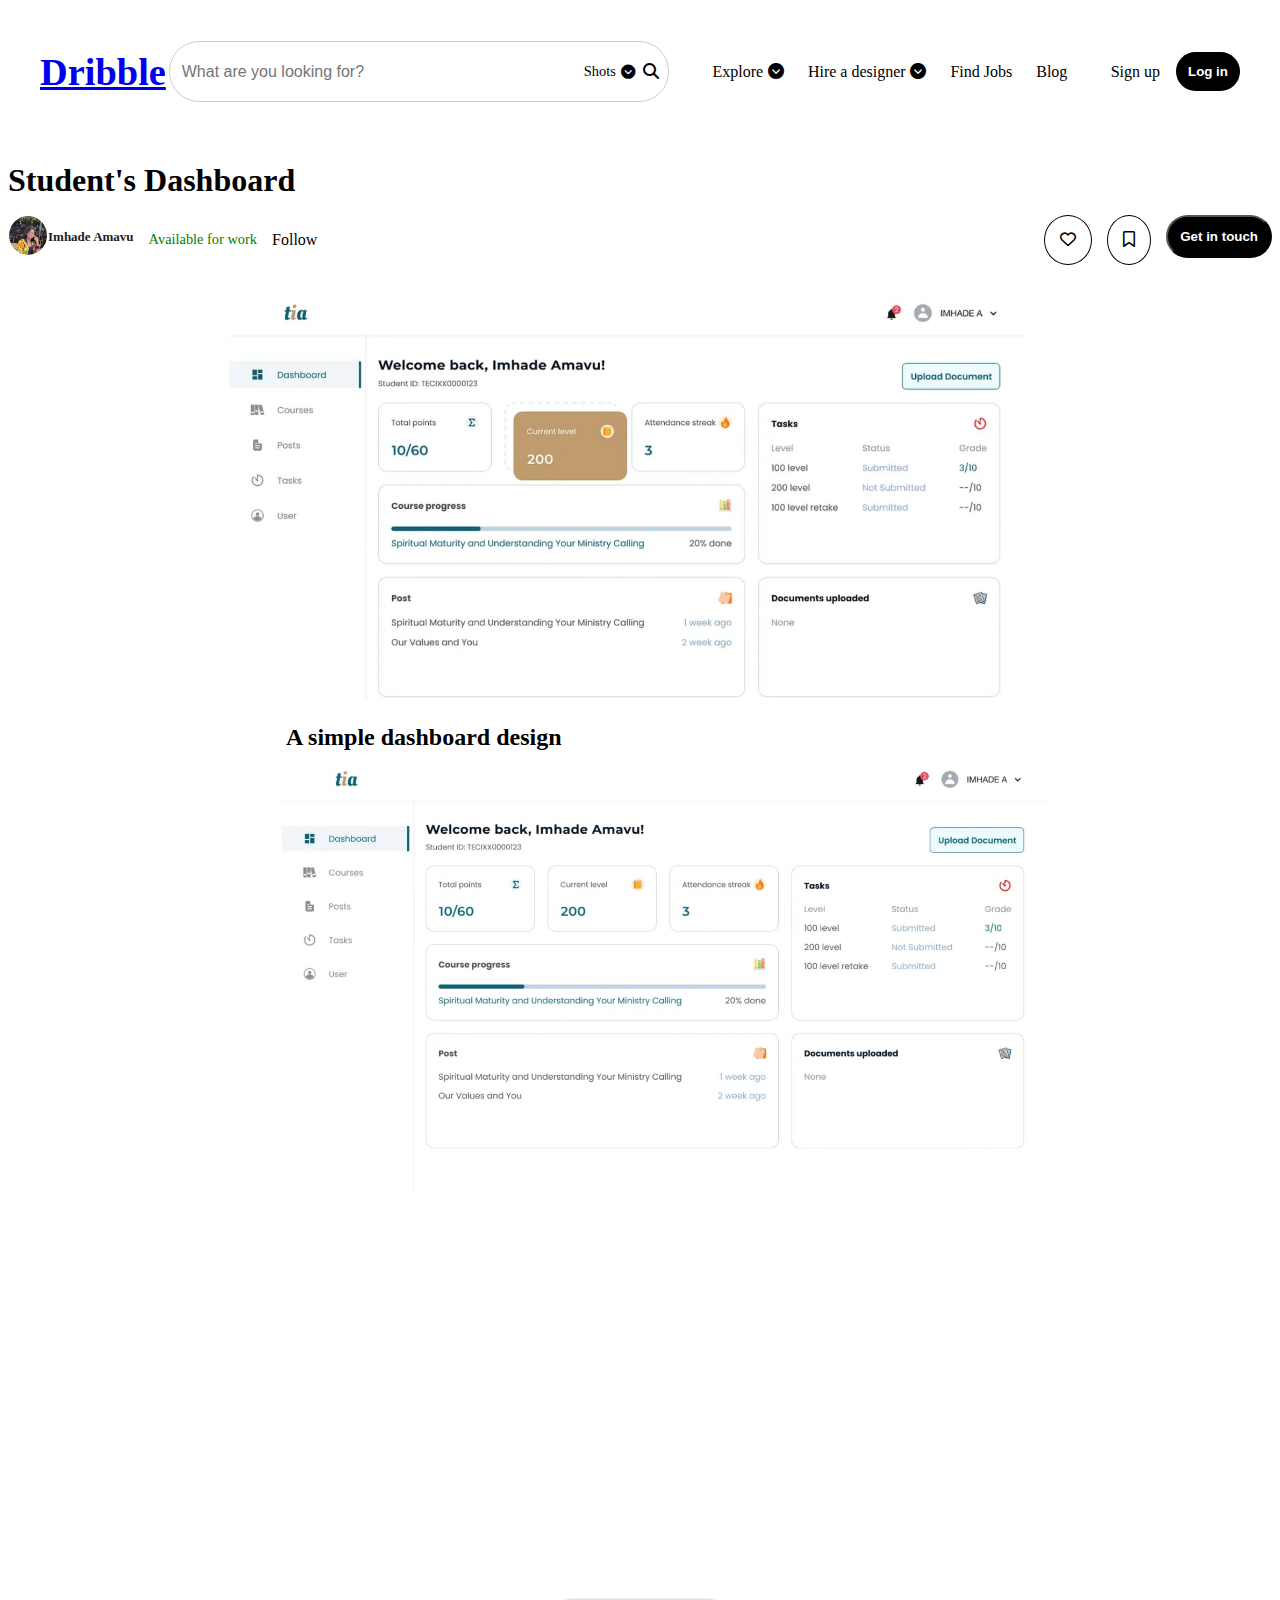
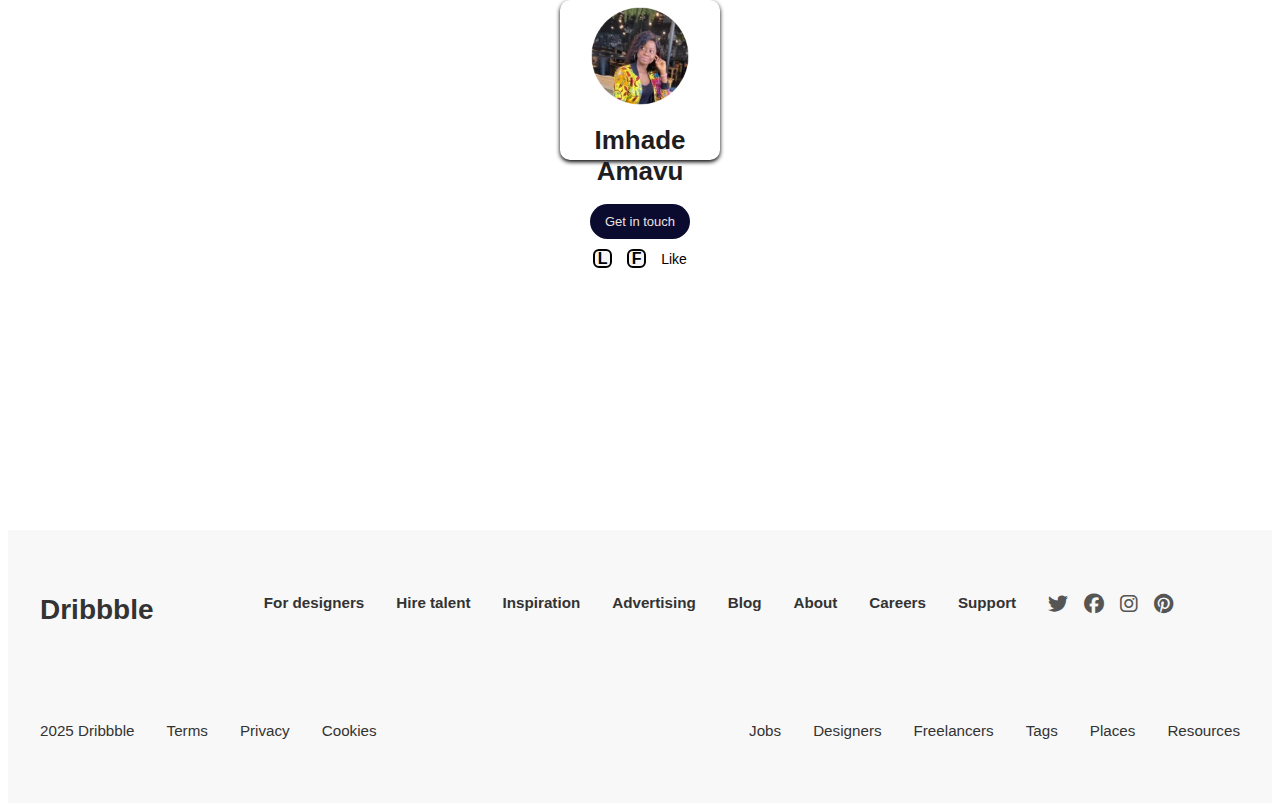
<file: index.html>
<!DOCTYPE html>
<html lang="en">
<head>
    <meta charset="UTF-8">
    <meta name="viewport" content="width=device-width, initial-scale=1.0">
    <title>Document</title>
    <link rel="stylesheet" href="/style.css">
    <link
  rel="stylesheet"
  href="https://cdnjs.cloudflare.com/ajax/libs/font-awesome/6.4.0/css/all.min.css"
/>
</head>
<body>
    <!--header-->
    <header>
        <div class="nav-container">
          <div class="mobile-nav">
            <div class="hambuger">
              <i class="fa-solid fa-bars"></i>
            </div>
            <div class="logo">
              <a href="/dribble.html"><h1>Dribble</h1></a>
            </div>
            <div class="mobile-auth">
              <li>Sign up</li>
              <li><button class="log">Log in</button></li>
            </div>
          </div>
    
          <div class="search-container">
  <div class="input-with-icons">
    <input type="text" placeholder="What are you looking for?" />
    <div class="icon-text">
      <div class="text-dropdown">
        <p>Shots</p>
        <i class="fa-solid fa-circle-chevron-down"></i>
      </div>
      <div class="search-icon">
        <i class="fa-solid fa-magnifying-glass"></i>
      </div>
    </div>
  </div>
</div>

    
          <div class="nav-links-container">
            <nav>
              <ul class="nav-links">
                <li>Explore <span><i class="fa-solid fa-circle-chevron-down"></i></span></li>
                <li>Hire a designer <span><i class="fa-solid fa-circle-chevron-down"></i></span></li>
                <li>Find Jobs</li>
                <li>Blog</li>
              </ul>
            </nav>
          </div>
    
          <div class="auth-buttons">
            <ul>
              <li>Sign up</li>
              <li><button>Log in</button></li>
            </ul>
          </div>
        </div>
      </header>
    <!--header done-->

    <!--content-->
    <section class="header-content">
        <div>
            <a href="/dashboard.html"><h2>Student's Dashboard</h2></a>
        </div>
        <div class="designer">
           <div class="image-container">
            <div class="image">
                <img src="/images/Screenshot 2025-05-12 110705.png" alt="">
            </div>
            <div class="description">
             <div class="notes">
                <div class="name">
                    <strong>Imhade Amavu</strong>
                 </div>
                 <div class="status">
                    <span >Available for work</span>
                 </div>
                 <div class="Follow">
                    <p>Follow</p>
                 </div>
             </div>
            </div>
           </div>
           <div class="right-icons">
            <div class="heart">
                <i class="fa-regular fa-heart"></i>
            </div>
            <div class="like">
                <i class="fa-regular fa-bookmark"></i>
            </div>
            <div class="get">
                <button type="text">Get in touch</button>
            </div>
           </div>
        </div>
    </section>
    <section class="content-image">
        <div>
            <div class="image1">
                <img src="/images/WhatsApp Image 2025-05-11 at 22.59.36_8b3617d8.jpg" alt="">
            </div>
            <div class="img2">
               <div class="img-title">
                <h2>A simple dashboard design</h2>
               </div>
               <div class="image2">
                <img src="/images/WhatsApp Image 2025-05-11 at 22.59.36_5e950095.jpg" alt="">
               </div>
            </div>
        </div>
    </section>
    <section class="profile-card">
        <div class="card">
            <div class="profile">
                <div class="profile-img">
                    <img src="/images/Screenshot 2025-05-12 110705.png" alt="Imhade Amavu">
                </div>
                <div class="name">
                    <h1>Imhade Amavu</h1>
                </div>
                <div class="contact-btn">
                    <button>Get in touch</button>
                </div>
            </div>
            <div class="action">
                <div class="actions">
                    <div class="key">
                        <P>L</P>
                    </div>
                    <div class="key">
                        <p>F</p>
                    </div>
                    <div class="like-text">
                        <span>Like</span>
                    </div>
                </div>
            </div>
        </div>
    </section>
    <!--content done-->

<!-- Footer -->
<footer class="footer">
  <div class="footer-container">
    <div class="footer-top">
      <div class="footer-brand">
        Dribbble
      </div>
      <nav class="footer-links">
        <ul>
          <li>For designers</li>
          <li>Hire talent</li>
          <li>Inspiration</li>
          <li>Advertising</li>
          <li>Blog</li>
          <li>About</li>
          <li>Careers</li>
          <li>Support</li>
        </ul>
      </nav>
      <div class="footer-icons">
        <div class="social-icons">
          <i class="fa-brands fa-twitter"></i>
          <i class="fa-brands fa-facebook"></i> 
          <i class="fa-brands fa-instagram"></i>
          <i class="fa-brands fa-pinterest"></i>
        </div>
      </div>
    </div>
    <div class="footer-bottom">
      <nav>
        <ul>
          <li>2025 Dribbble</li>
          <li>Terms</li>
          <li>Privacy</li>
          <li>Cookies</li>
        </ul>
      </nav>
      <nav>
        <ul>
          <li>Jobs</li>
          <li>Designers</li>
          <li>Freelancers</li>
          <li>Tags</li>
          <li>Places</li>
          <li>Resources</li>
        </ul>
      </nav>
    </div>
  </div>
</footer>

<!-- End Footer -->
</body>
</html>
</file>
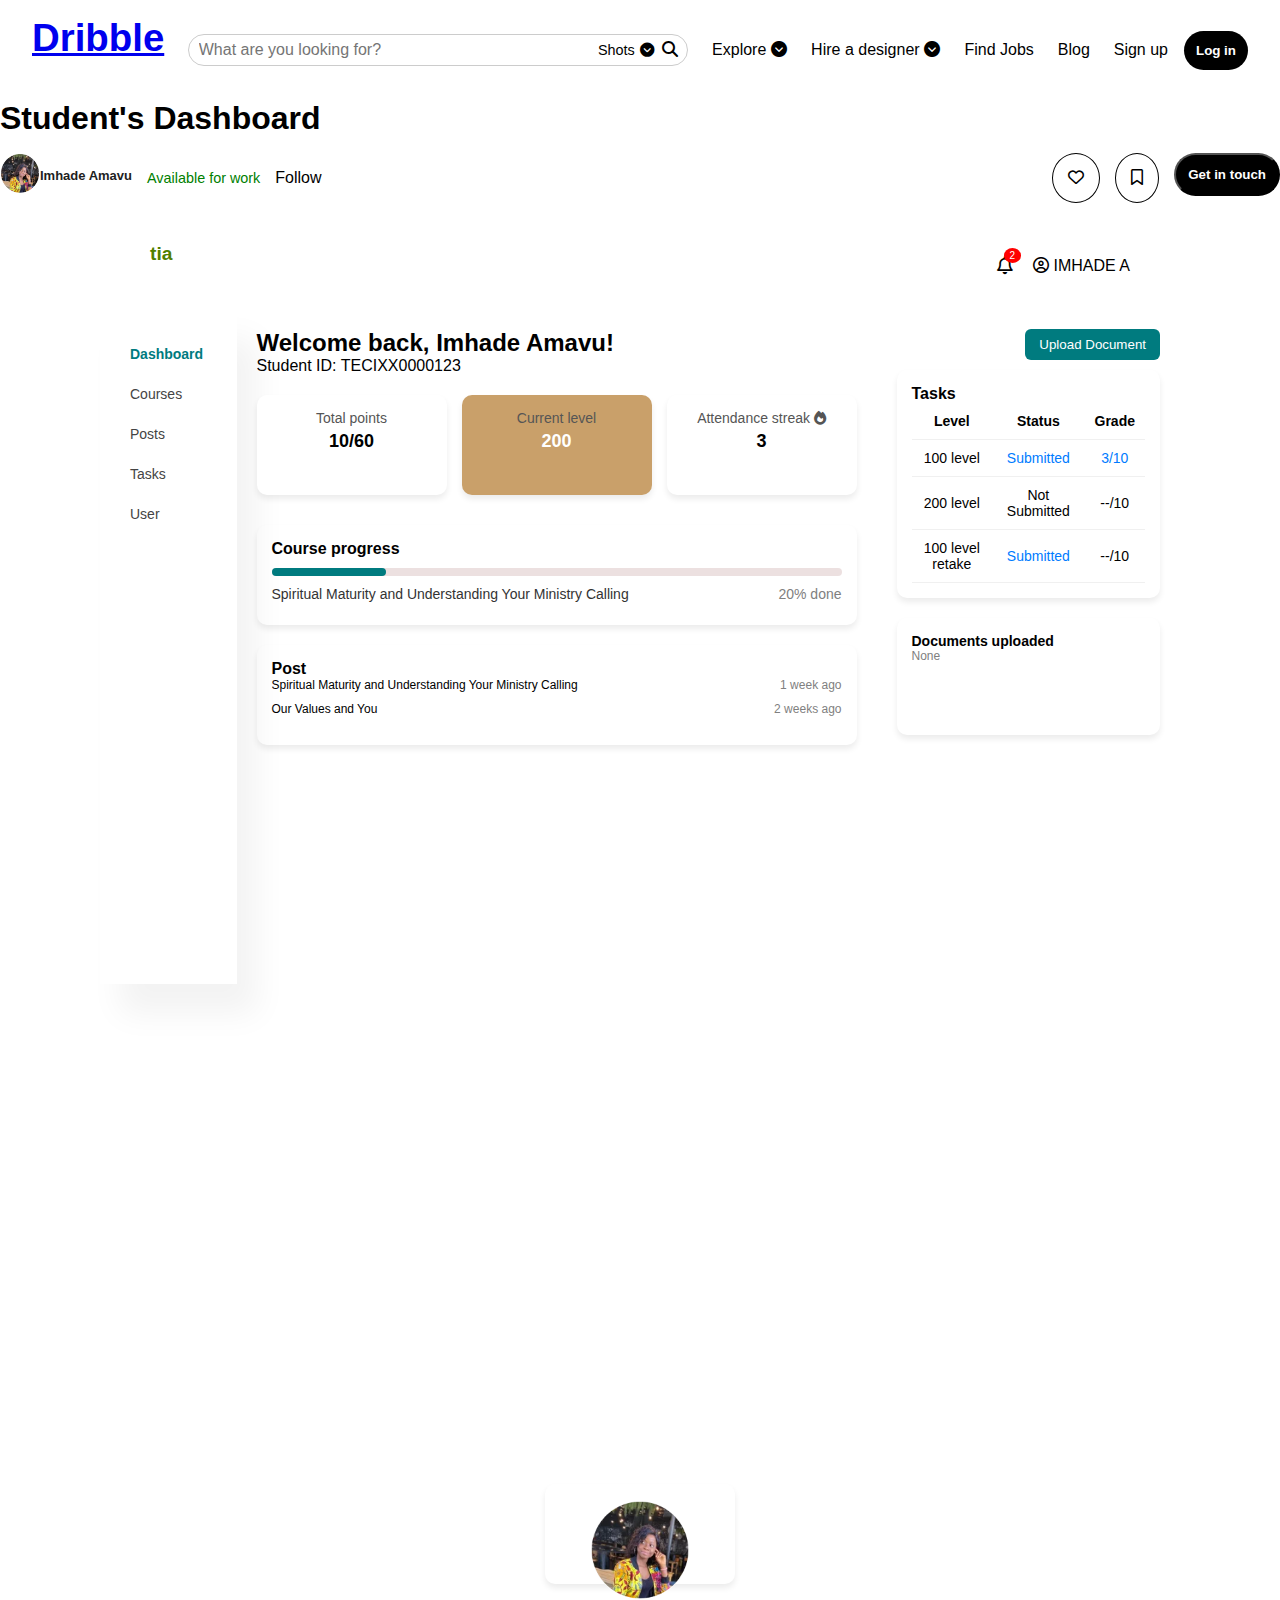
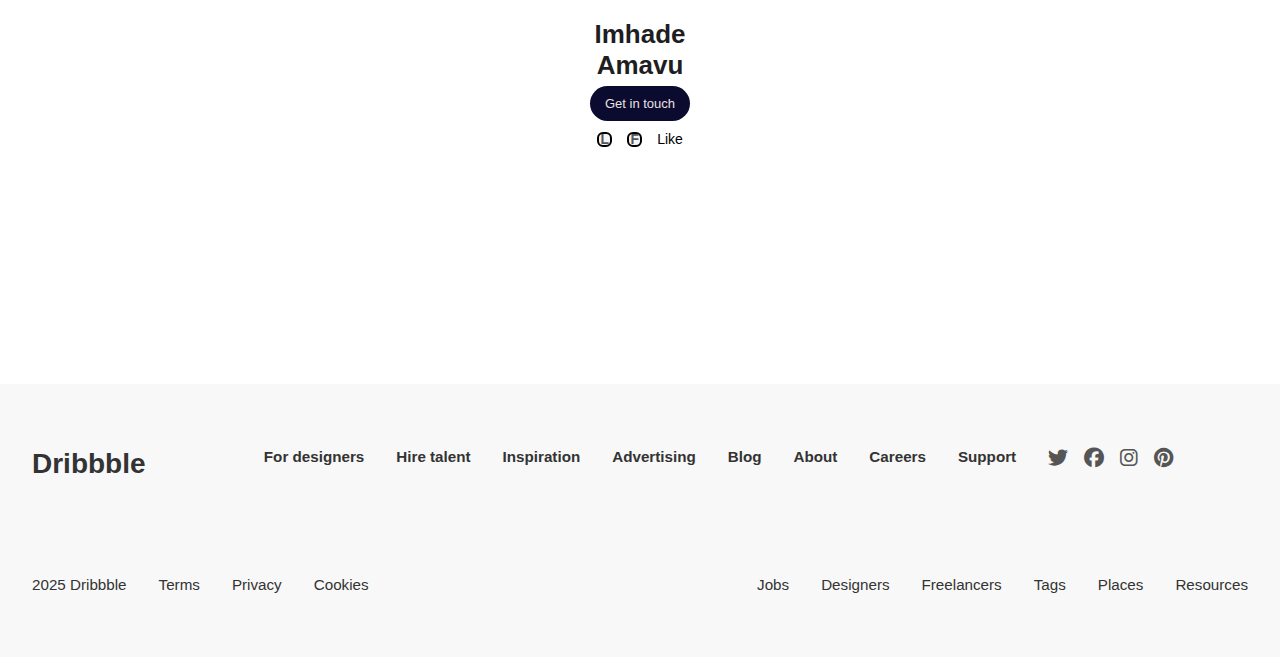
<file: dashboard.html>
<!DOCTYPE html>
<html lang="en">
<head>
    <meta charset="UTF-8">
    <meta name="viewport" content="width=device-width, initial-scale=1.0">
    <title>Document</title>
    <link rel="stylesheet" href="/styledashboard.css">
    <link
  rel="stylesheet"
  href="https://cdnjs.cloudflare.com/ajax/libs/font-awesome/6.4.0/css/all.min.css"
/>
</head>
<body>
    <!--header-->
    <header>
        <div class="nav-container">
          <div class="mobile-nav">
            <div class="hambuger">
              <i class="fa-solid fa-bars"></i>
            </div>
            <div class="logo">
              <a href="/dribble.html"><h1>Dribble</h1></a>
            </div>
            <div class="mobile-auth">
              <li>Sign up</li>
              <li><button class="log">Log in</button></li>
            </div>
          </div>
    
          <div class="search-container">
  <div class="input-with-icons">
    <input type="text" placeholder="What are you looking for?" />
    <div class="icon-text">
      <div class="text-dropdown">
        <p>Shots</p>
        <i class="fa-solid fa-circle-chevron-down"></i>
      </div>
      <div class="search-icon">
        <i class="fa-solid fa-magnifying-glass"></i>
      </div>
    </div>
  </div>
</div>

    
          <div class="nav-links-container">
            <nav>
              <ul class="nav-links">
                <li>Explore <span><i class="fa-solid fa-circle-chevron-down"></i></span></li>
                <li>Hire a designer <span><i class="fa-solid fa-circle-chevron-down"></i></span></li>
                <li>Find Jobs</li>
                <li>Blog</li>
              </ul>
            </nav>
          </div>
    
          <div class="auth-buttons">
            <ul>
              <li>Sign up</li>
              <li><button>Log in</button></li>
            </ul>
          </div>
        </div>
      </header>
    <!--header done-->

    <!--content-->
    <section class="header-content">
      <div>
         <h2>Student's Dashboard</h2>
      </div>
      <div class="designer">
        <div class="image-container">
          <div class="image">
            <img src="/images/Screenshot 2025-05-12 110705 copy.png" alt="">
          </div>
          <div class="description">
            <div class="notes">
              <div class="name">
                <strong>Imhade Amavu</strong>
              </div>
              <div class="status">
                <span >Available for work</span>
              </div>
              <div class="Follow">
                <p>Follow</p>
              </div>
            </div>
          </div>
        </div>
        <div class="right-icons">
          <div class="heart">
            <i class="fa-regular fa-heart"></i>
          </div>
          <div class="like">
            <i class="fa-regular fa-bookmark"></i>
          </div>
          <div class="get">
             <button type="text">Get in touch</button>
          </div>
        </div>
      </div>
    </section> 
    <section>
      <section class="top-content">
        <div class="logo">
          <p>tia</p>
        </div>
        <div class="profile-content">
          <div class="bell">
            <i class="fa-regular fa-bell"></i>
            <span class="badge">2</span>
          </div>
          <div class="header-name">
            <i class="fa-regular fa-user-circle"></i> IMHADE A
          </div>
        </div>
      </section>
        <div class="container">
          <aside class="sidebar">
            <nav>
              <ul>
                <li class="active">Dashboard</li>
                <li>Courses</li>
                <li>Posts</li>
                <li>Tasks</li>
                <li>User</li>
              </ul>
            </nav>
          </aside>
      
          <main class="main-content">
            <div class="header1">
              <div>
                <h2>Welcome back, Imhade Amavu!</h2>
                <p>Student ID: TECIXX0000123</p>
              </div>
            </div>
      
            <section class="top-cards">
              <div class="card">
                <p>Total points</p>
                <h3>10/60</h3>
              </div>
              <div class="card card-level">
                <p>Current level</p>
                <h3>200</h3>
              </div>
              <div class="card">
                <p>Attendance streak <span class="emoji"><i class="fa-solid fa-fire"></i></span></p>
                <h3>3</h3>
              </div>
            </section>
      
            <section class="progress">
              <p class="progress-label">Course progress</p>
              <div class="progress-bar">
                <div class="progress-fill"></div>
              </div>
              <p class="course-title">Spiritual Maturity and Understanding Your Ministry Calling <span>20% done</span></p>
            </section>
      
            <section class="posts-card">
              <p><strong>Post</strong></p>
              <ul>
                <li>Spiritual Maturity and Understanding Your Ministry Calling <span>1 week ago</span></li>
                <li>Our Values and You <span>2 weeks ago</span></li>
              </ul>
            </section>
          </main>
      
          <main class="main-content-right">
            <section class="right-section">
              <div class="header-right">
                <button class="upload-btn">Upload Document</button>
              </div>
      
              <div class="tasks-cards">
                <p><strong>Tasks</strong></p>
                <table>
                  <tr>
                    <th>Level</th>
                    <th>Status</th>
                    <th>Grade</th>
                  </tr>
                  <tr>
                    <td>100 level</td>
                    <td class="blue">Submitted</td>
                    <td class="blue">3/10</td>
                  </tr>
                  <tr>
                    <td>200 level</td>
                    <td>Not Submitted</td>
                    <td>--/10</td>
                  </tr>
                  <tr>
                    <td>100 level retake</td>
                    <td class="blue">Submitted</td>
                    <td>--/10</td>
                  </tr>
                </table>
              </div>
      
              <div class="documents-card">
                <p><strong>Documents uploaded</strong></p>
                <p class="doc-text">None</p>
              </div>
            </section>
          </main>
        </div>
      </section> 
    <section class="profile-card">
      <div class="card">
        <div class="profile">
          <div class="profile-img">
            <img src="/images/Screenshot 2025-05-12 110705 copy.png" alt="Imhade Amavu">
          </div>
          <div class="name">
            <h1>Imhade Amavu</h1>
          </div>
          <div class="contact-btn">
            <button>Get in touch</button>
          </div>
        </div>
        <div class="action">
          <div class="actions">
            <div class="key">
              <P>L</P>
            </div>
            <div class="key">
             <p>F</p>
            </div>
            <div class="like-text">
              <span>Like</span>
            </div>
          </div>
        </div>
      </div>
    </section>
    <!--content done-->

    <!-- Footer -->
    <footer class="footer">
      <div class="footer-container">
        <div class="footer-top">
          <div class="footer-brand">
            Dribbble
          </div>
          <nav class="footer-links">
            <ul>
            <li>For designers</li>
            <li>Hire talent</li>
            <li>Inspiration</li>
            <li>Advertising</li>
            <li>Blog</li>
            <li>About</li>
            <li>Careers</li>
            <li>Support</li>
            </ul>
          </nav>
          <div class="footer-icons">
            <div class="social-icons">
              <i class="fa-brands fa-twitter"></i>
              <i class="fa-brands fa-facebook"></i> 
              <i class="fa-brands fa-instagram"></i>
              <i class="fa-brands fa-pinterest"></i>
            </div>
          </div>
        </div>
        <div class="footer-bottom">
        <nav>
            <ul>
              <li>2025 Dribbble</li>
              <li>Terms</li>
              <li>Privacy</li>
              <li>Cookies</li>
            </ul>
          </nav>
          <nav>
          <ul>
              <li>Jobs</li>
              <li>Designers</li>
              <li>Freelancers</li>
              <li>Tags</li>
              <li>Places</li>
              <li>Resources</li>
            </ul>
          </nav>
        </div>
      </div>
    </footer>
    <!-- End Footer -->
  </body>
</html>
</file>
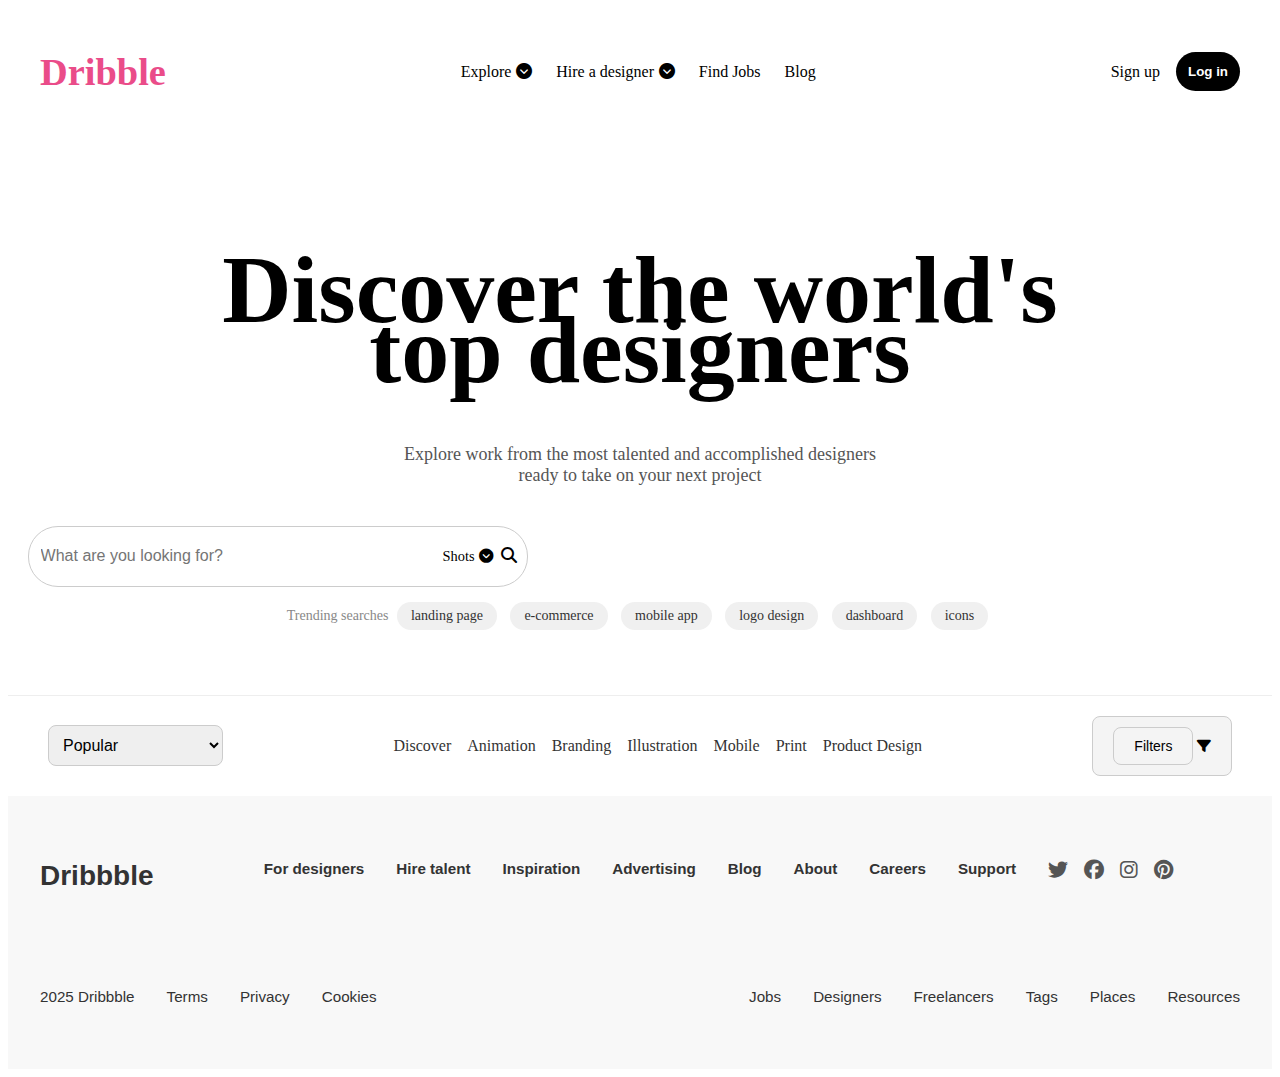
<file: dribble.html>
<!DOCTYPE html>
<html lang="en">
<head>
    <meta charset="UTF-8">
    <meta name="viewport" content="width=device-width, initial-scale=1.0">
    <title>Document</title>
    <link rel="stylesheet" href="/style.css">
    <link
  rel="stylesheet"
  href="https://cdnjs.cloudflare.com/ajax/libs/font-awesome/6.4.0/css/all.min.css"
/>
</head>
<body>
    <!--header-->
    <header>
        <div class="nav-container">
          <div class="mobile-nav">
            <div class="hambuger">
              <i class="fa-solid fa-bars"></i>
            </div>
            <div class="logo">
              <h1>Dribble</h1>
            </div>
            <div class="mobile-auth">
              <li>Sign up</li>
              <li><button class="log">Log in</button></li>
            </div>
          </div>
          <div class="nav-links-container">
            <nav>
              <ul class="nav-links">
                <li>Explore <span><i class="fa-solid fa-circle-chevron-down"></i></span></li>
                <li>Hire a designer <span><i class="fa-solid fa-circle-chevron-down"></i></span></li>
                <li>Find Jobs</li>
                <li>Blog</li>
              </ul>
            </nav>
          </div>
    
          <div class="auth-buttons">
            <ul>
              <li>Sign up</li>
              <li><button>Log in</button></li>
            </ul>
          </div>
        </div>
      </header>
    <!--header done-->

    <!--content-->
    <section class="hero">
        <div>
            <div class="hero-title">
                <h1>Discover the world's<br>top designers</h1>
            </div>
            <div class="hero-subtitle">
                <p>Explore work from the most talented and accomplished designers<br>ready to take on your next project</p>
            </div>
        </div>
        <div class="search-container">
            <div class="input-with-icons">
              <input type="text" placeholder="What are you looking for?" />
              <div class="icon-text">
                   <div class="text-dropdown">
                        <p>Shots</p>
                        <i class="fa-solid fa-circle-chevron-down"></i>
                    </div>
                    <div class="search-icon">
                        <i class="fa-solid fa-magnifying-glass"></i>
                    </div>
                </div>
            </div>
        </div>
        <div class="trending">
            <div class="tags">
                <span>Trending searches</span>
                <span class="tag">landing page</span>
                <span class="tag">e-commerce</span>
                <span class="tag">mobile app</span>
                <span class="tag">logo design</span>
                <span class="tag">dashboard</span>
                <span class="tag">icons</span>
            </div>
        </div>
    </section>
    <section>
        <div class="below-nav">
            <div class="filter-dropdown">
                <select>
                    <option>Popular</option>
                    <option>New & Noteworthy</option>
                </select>
            </div>
            <div class="category-links">
                <a href="">Discover</a>
                <a href="">Animation</a>
                <a href="">Branding</a>
                <a href="">Illustration</a>
                <a href="">Mobile</a>
                <a href="">Print</a>
                <a href="">Product Design</a>
            </div>
            <div class="filter-btn">
                <button class="filter-btn">Filters</button>
                <i class="fa-solid fa-filter"></i>
            </div>
        </div>
    </section>
    <!--content done-->

<!-- Footer -->
<footer class="footer">
  <div class="footer-container">
    <div class="footer-top">
      <div class="footer-brand">
        Dribbble
      </div>
      <nav class="footer-links">
        <ul>
          <li>For designers</li>
          <li>Hire talent</li>
          <li>Inspiration</li>
          <li>Advertising</li>
          <li>Blog</li>
          <li>About</li>
          <li>Careers</li>
          <li>Support</li>
        </ul>
      </nav>
      <div class="footer-icons">
        <div class="social-icons">
          <i class="fa-brands fa-twitter"></i>
          <i class="fa-brands fa-facebook"></i> 
          <i class="fa-brands fa-instagram"></i>
          <i class="fa-brands fa-pinterest"></i>
        </div>
      </div>
    </div>
    <div class="footer-bottom">
      <nav>
        <ul>
          <li>2025 Dribbble</li>
          <li>Terms</li>
          <li>Privacy</li>
          <li>Cookies</li>
        </ul>
      </nav>
      <nav>
        <ul>
          <li>Jobs</li>
          <li>Designers</li>
          <li>Freelancers</li>
          <li>Tags</li>
          <li>Places</li>
          <li>Resources</li>
        </ul>
      </nav>
    </div>
  </div>
</footer>

<!-- End Footer -->
</body>
</html>
</file>
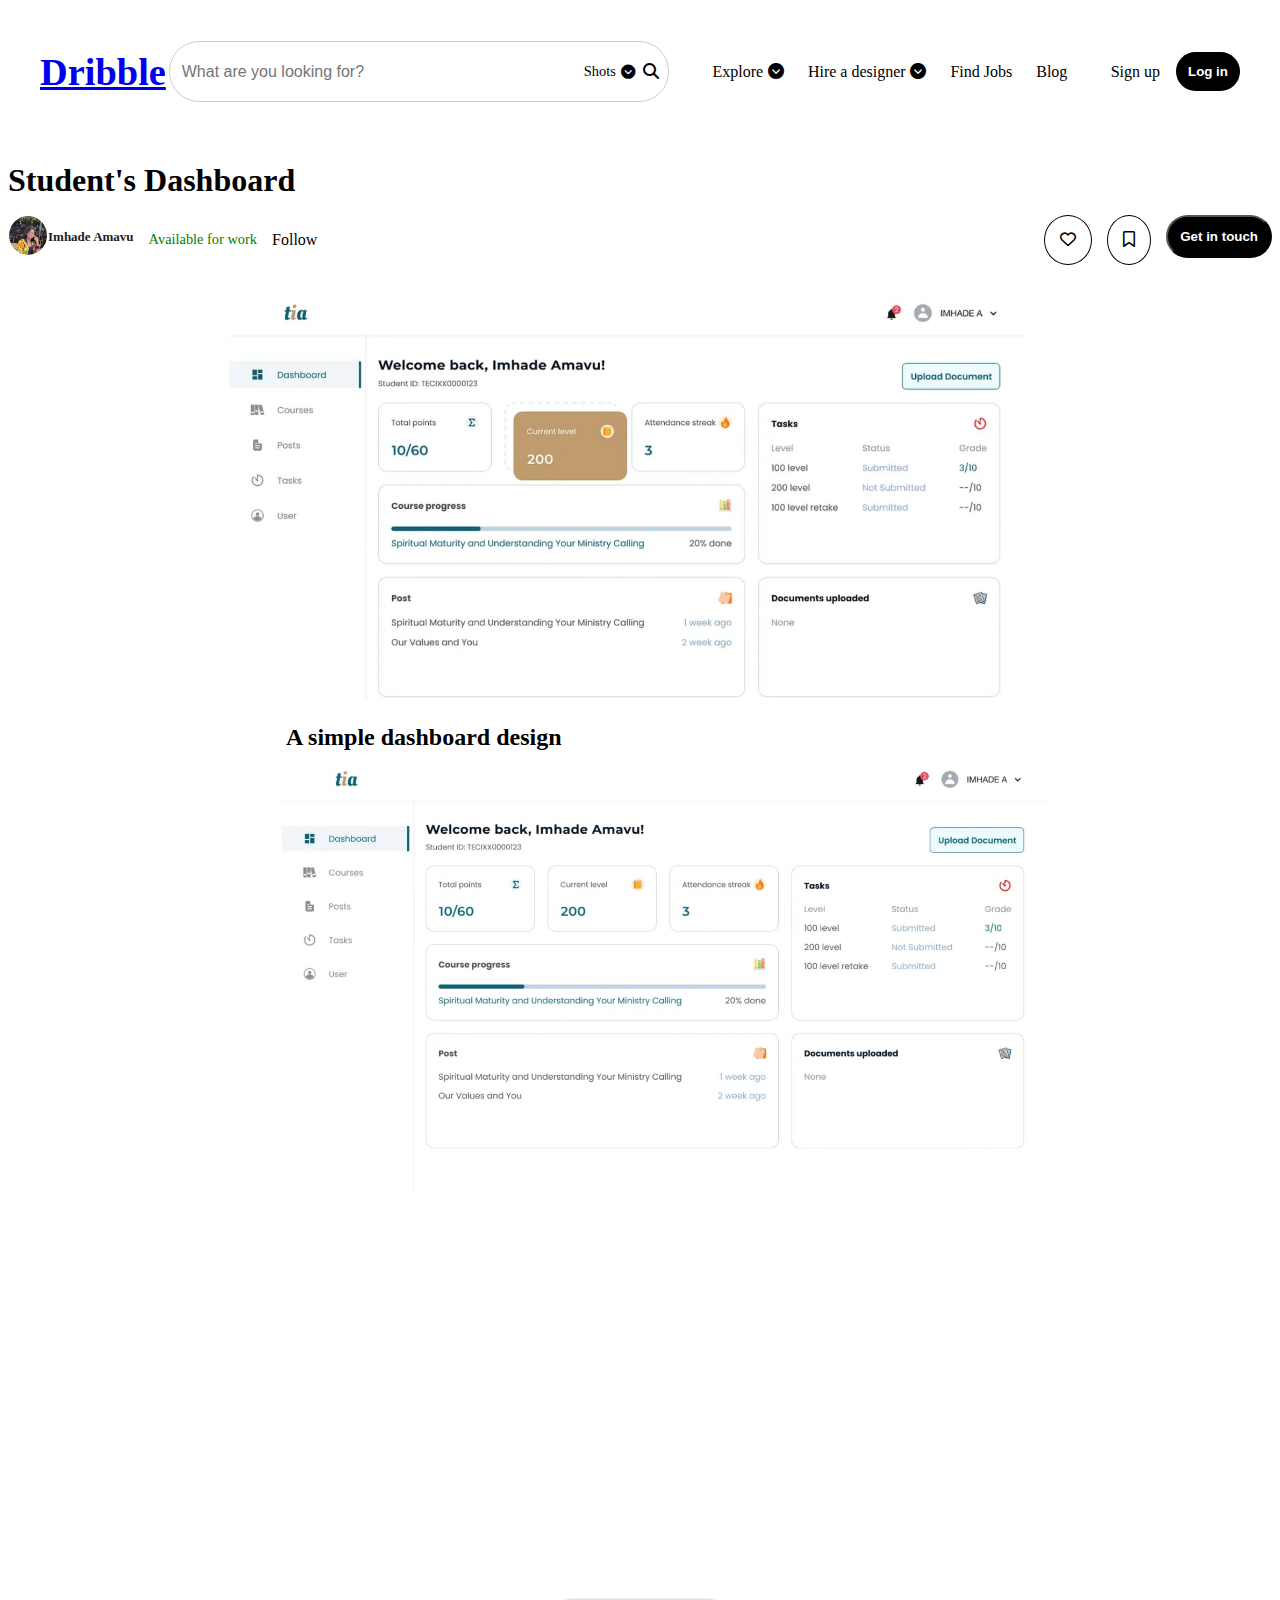
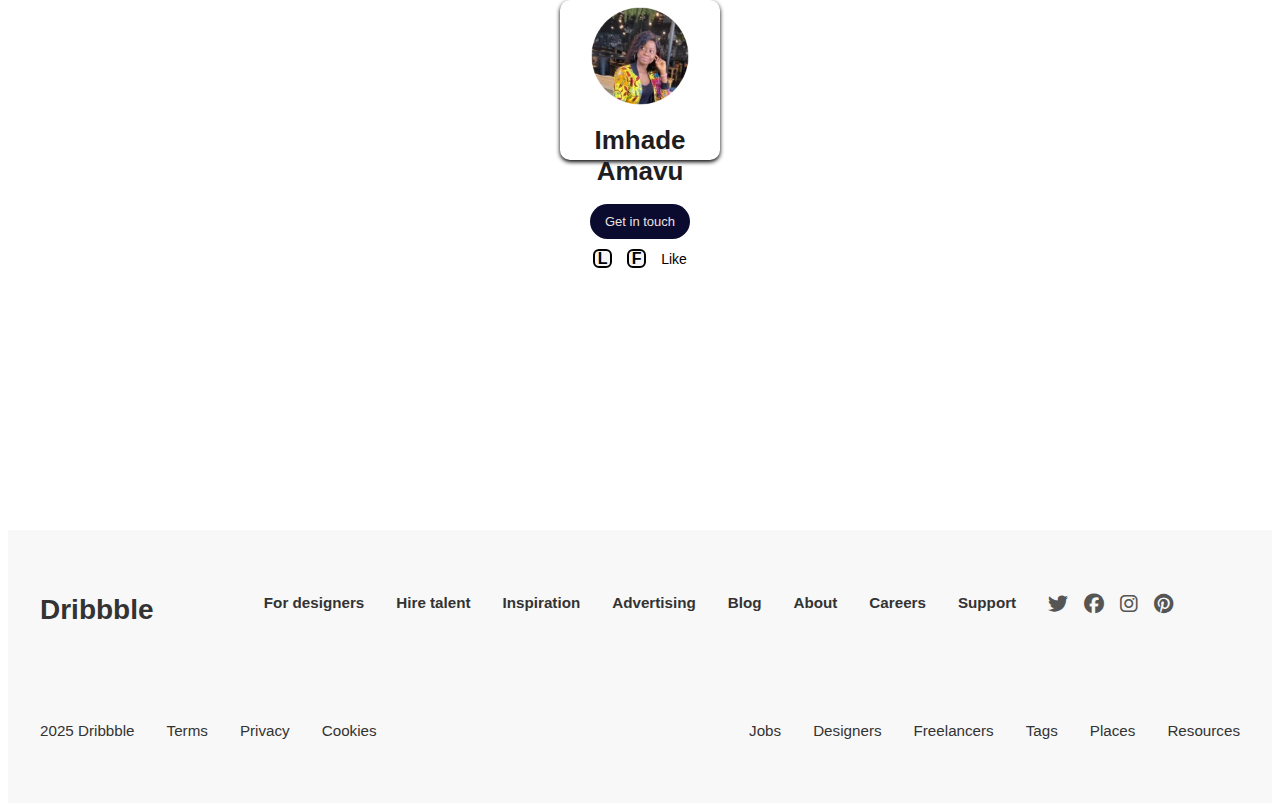
<file: style.html>
<!DOCTYPE html>
<html lang="en">
<head>
    <meta charset="UTF-8">
    <meta name="viewport" content="width=device-width, initial-scale=1.0">
    <title>Document</title>
    <link rel="stylesheet" href="/style.css">
    <link
  rel="stylesheet"
  href="https://cdnjs.cloudflare.com/ajax/libs/font-awesome/6.4.0/css/all.min.css"
/>
</head>
<body>
    <!--header-->
    <header>
        <div class="nav-container">
          <div class="mobile-nav">
            <div class="hambuger">
              <i class="fa-solid fa-bars"></i>
            </div>
            <div class="logo">
              <a href="/dribble.html"><h1>Dribble</h1></a>
            </div>
            <div class="mobile-auth">
              <li>Sign up</li>
              <li><button class="log">Log in</button></li>
            </div>
          </div>
    
          <div class="search-container">
  <div class="input-with-icons">
    <input type="text" placeholder="What are you looking for?" />
    <div class="icon-text">
      <div class="text-dropdown">
        <p>Shots</p>
        <i class="fa-solid fa-circle-chevron-down"></i>
      </div>
      <div class="search-icon">
        <i class="fa-solid fa-magnifying-glass"></i>
      </div>
    </div>
  </div>
</div>

    
          <div class="nav-links-container">
            <nav>
              <ul class="nav-links">
                <li>Explore <span><i class="fa-solid fa-circle-chevron-down"></i></span></li>
                <li>Hire a designer <span><i class="fa-solid fa-circle-chevron-down"></i></span></li>
                <li>Find Jobs</li>
                <li>Blog</li>
              </ul>
            </nav>
          </div>
    
          <div class="auth-buttons">
            <ul>
              <li>Sign up</li>
              <li><button>Log in</button></li>
            </ul>
          </div>
        </div>
      </header>
    <!--header done-->

    <!--content-->
    <section class="header-content">
        <div>
            <h2>Student's Dashboard</h2>
        </div>
        <div class="designer">
           <div class="image-container">
            <div class="image">
                <img src="/images/Screenshot 2025-05-12 110705.png" alt="">
            </div>
            <div class="description">
             <div class="notes">
                <div class="name">
                    <strong>Imhade Amavu</strong>
                 </div>
                 <div class="status">
                    <span >Available for work</span>
                 </div>
                 <div class="Follow">
                    <p>Follow</p>
                 </div>
             </div>
            </div>
           </div>
           <div class="right-icons">
            <div class="heart">
                <i class="fa-regular fa-heart"></i>
            </div>
            <div class="like">
                <i class="fa-regular fa-bookmark"></i>
            </div>
            <div class="get">
                <button type="text">Get in touch</button>
            </div>
           </div>
        </div>
    </section>
    <section class="content-image">
        <div>
            <div class="image1">
                <img src="/images/WhatsApp Image 2025-05-11 at 22.59.36_8b3617d8.jpg" alt="">
            </div>
            <div class="img2">
               <div class="img-title">
                <h2>A simple dashboard design</h2>
               </div>
               <div class="image2">
                <img src="/images/WhatsApp Image 2025-05-11 at 22.59.36_5e950095.jpg" alt="">
               </div>
            </div>
        </div>
    </section>
    <section class="profile-card">
        <div class="card">
            <div class="profile">
                <div class="profile-img">
                    <img src="/images/Screenshot 2025-05-12 110705.png" alt="Imhade Amavu">
                </div>
                <div class="name">
                    <h1>Imhade Amavu</h1>
                </div>
                <div class="contact-btn">
                    <button>Get in touch</button>
                </div>
            </div>
            <div class="action">
                <div class="actions">
                    <div class="key">
                        <P>L</P>
                    </div>
                    <div class="key">
                        <p>F</p>
                    </div>
                    <div class="like-text">
                        <span>Like</span>
                    </div>
                </div>
            </div>
        </div>
    </section>
    <!--content done-->

<!-- Footer -->
<footer class="footer">
  <div class="footer-container">
    <div class="footer-top">
      <div class="footer-brand">
        Dribbble
      </div>
      <nav class="footer-links">
        <ul>
          <li>For designers</li>
          <li>Hire talent</li>
          <li>Inspiration</li>
          <li>Advertising</li>
          <li>Blog</li>
          <li>About</li>
          <li>Careers</li>
          <li>Support</li>
        </ul>
      </nav>
      <div class="footer-icons">
        <div class="social-icons">
          <i class="fa-brands fa-twitter"></i>
          <i class="fa-brands fa-facebook"></i> 
          <i class="fa-brands fa-instagram"></i>
          <i class="fa-brands fa-pinterest"></i>
        </div>
      </div>
    </div>
    <div class="footer-bottom">
      <nav>
        <ul>
          <li>2025 Dribbble</li>
          <li>Terms</li>
          <li>Privacy</li>
          <li>Cookies</li>
        </ul>
      </nav>
      <nav>
        <ul>
          <li>Jobs</li>
          <li>Designers</li>
          <li>Freelancers</li>
          <li>Tags</li>
          <li>Places</li>
          <li>Resources</li>
        </ul>
      </nav>
    </div>
  </div>
</footer>

<!-- End Footer -->
</body>
</html>
</file>
<file: style.css>
.header {
    background-color: white;
    border-bottom: 1px solid #eee;
    position: sticky;
    top: 0;
    z-index: 1000;
    width: 100%;
  }
  .nav-container {
    display: flex;
    align-items: center;
    justify-content: space-between;
    padding: 1rem 2rem;
    flex-wrap: wrap;
  }
  .input-with-icons {
  display: flex;
  align-items: center;
  border: 1px solid #ccc;
  border-radius: 4px;
  padding: 0.4rem 0.6rem;
  background-color: #fff;
  width: 100%;
  border-radius: 30px;
}

.input-with-icons input {
  border: none;
  outline: none;
  flex: 1;
  font-size: 1rem;
}

.icon-text {
  display: flex;
  align-items: center;
  gap: 0.5rem;
  margin-left: 0.5rem;
}

.text-dropdown {
  display: flex;
  align-items: center;
  gap: 0.3rem;
  font-size: 0.9rem;
  cursor: pointer;
}

.serch-icon {
  background-color: pink;
  padding: 0.5rem;
  border-radius: 50%;
  color: white;
  display: flex;
  align-items: center;
  justify-content: center;
}

  .mobile-auth,.hambuger{
    display: none;
  }
  .auth-buttons ul {
    display: flex;
    gap: 1rem;
    align-items: center;
    justify-content: center;
  }
  .auth-buttons ul li button {
    padding: 12px;
    background: black;
    color: white;
    border-radius: 30px;
    font-weight: 700;
  }
  .logo {
    font-size: 1.2rem;
    font-weight: 700;
    margin: 0 0 1.5rem;
    color: #ea4c89; /* Dribbble pink color */
    font-family: 'Pacifico', cursive;
    flex: 1;
  }
  .search-container {
    display: flex;
    align-items: center;
    gap: 1rem;
    flex: 2;
    max-width: 500px;
  }
  .search-container .input input {
    width: 100%;
    padding: 0.5rem;
    border: 1px solid #ccc;
    border-radius: 4px;
  }
  .icon-text {
    display: flex;
    align-items: center;
    gap: 0.5rem;
  }
  .text-dropdown {
    display: flex;
    align-items: center;
    gap: 0.3rem;
  }
  .serch-icon {
    background-color: pink;
    padding: 0.5rem;
    border-radius: 50%;
    color: white;
  }
  .nav-links-container nav ul {
    list-style: none;
    display: flex;
    gap: 1.5rem;
  }
  .nav-links-container nav ul li {
    display: flex;
    align-items: center;
    gap: 0.3rem;
    cursor: pointer;
  }
  .auth-buttons {
    display: flex;
    align-items: center;
    gap: 1rem;
  }
  .auth-buttons li {
    list-style: none;
  }
  .auth-buttons button {
    padding: 0.5rem 1rem;
    border: none;
    background-color: #000;
    color: #fff;
    border-radius: 4px;
    cursor: pointer;
  }
  @media (max-width: 768px) {
    .nav-container {
      flex-direction: column;
      align-items: flex-start;
    }
    .search-container,
    .nav-links-container,
    .auth-buttons {
      display: none;
    }
 
    .mobile-nav {
      display: flex;
      justify-content: space-between;
      align-items: center;
      width: 100%;
      gap: 30px;
    }
    .hambuger,
    .mobile-auth {
      display: flex;
      gap: 1rem;
      list-style: none;
      justify-content: center;
      align-items: center;
    }
    .log {
        padding: 12px;
        background: black;
        color: white;
        border-radius: 30px;
        font-weight: 700;
    }
  }
.cat-buttons button{
    padding: 12px;
    background: black;
    color: white;
    border-radius: 30px;
    font-weight: 700;
}
.header-content {
    display: flex;
    flex-direction: column;
}
.header-content h2 {
    font-size: 2rem;
    margin-bottom: 1rem;
}
.designer {
    display: flex;
    flex-direction: row;
    justify-content: space-between;
    gap: 1rem;
}
.image-container {
    display: flex;

}
.designer img {
    width: 40px;
    height: 40px;
    border-radius: 50%;
}
.description {
    display: flex;
    gap: 10px ;
    align-items: center;
    justify-content: center;
}
.notes {
    display: flex;
    align-items: center;
    gap: 15px;
    justify-content: center;
}
.status{
    color: green;
    font-size: 0.9rem;
}
.right-icons {
    display: flex;
    gap: 15px;
}
.right-icons .heart, .right-icons .like {
    padding: 15px;
    border: 1px solid black;
    border-radius: 100%;
    margin: auto;
}
.right-icons .get button {
    padding: 12px;
    background: black;
    color: white;
    border-radius: 30px;
    font-weight: 700;
}
.content-image{
    text-align: center;
    margin: 2rem 0;
}
.content-image img {
    width: 68%;
    height: 45%;
    border: 1px;
    border-radius: 8px;
}
.img-title {
    text-align: start;
    padding-left: 22%;
}
.profile-card {
    font-family: Arial, sans-serif;
    background-color: #fff;
    display: flex;
    justify-content: center;
    align-items: center;
    height: 100vh;
    gap: 700px;
}
.card {
    text-align: center;
    padding: 40px;
    width: 300px;
    border-radius: 10px;
    background-color: #fff;
}
.profile-img {
    width: 100px;
    height: 100px;
    margin: 0 auto 20px auto;
    border-radius: 50px;
    overflow: hidden;
}
.profile-img img {
    width: 100px;
    height: 100px;
    object-fit: cover;
}
.name {
    font-size: 13px;
    color: #1e1e22;
    margin-bottom: 5px;
}
.contact-btn button {
    background-color: #0b0b2f;
    color: #ece0e0;
    font-size: 13px;
    padding: 10px 15px;
    border: none;
    border-radius: 20px;
    cursor: pointer;
    margin-bottom: 10px;
}
.actions {
    display: flex;
    justify-content: center;
    align-items: center;
    gap: 15px;
}
.key {
    width: 15px;
    height: 15px;
    border: 2px solid;
    border-radius: 6px;
    display: flex;
    justify-content: center;
    align-items: center;
    font-weight: bold;
    color: rgb(0, 0, 0);
    background-color: #f5f5f5;
}
.like-text {
    color: #000;
    font-size: 14px;
}
.container {
  display: flex;
}
/*sidebar*/
.sidebar{
  width: 100px;
  background-color: #fff;
  height: 50vh;
  padding: 10px;
  box-shadow: 2px 0 5px rgb(0, 0, 0, 0.05);
}
.sidebar .header1 {
  font-size: 10px;
  font-weight: bold;
  margin-bottom: 2px;
  color: #007b7f;
}
.sidebar nav ul li {
  padding: 10px 0;
  font-size: 10px;
  color: #555;
  cursor: pointer;
}
.sidebarnav ul li.active {
  color: #007b7f;
  font-weight: bold;
}
/*Main Content*/
.main-content {
  flex: 1;
  padding: 20px;
}
/*header1*/
.header1 {
  display: flex;
  justify-content: space-between;
  align-items: center;
}
.header .profile-content {
  display: flex;
  align-items: center;
  gap: 20px;
}
.header-content div a {
  text-decoration: none;
  color: black;
}
.bell {
  position: relative;
  font-size: 18px;
}
.badge {
  position: absolute;
  background-color: red;
  color: white;
  font-size: 12px;
  padding: 1px 1px;
  border-radius: 12px;
}
/*Top Cards */
.top-cards {
  display: flex;
  gap: 15px;
  margin-top: 5px;
}
.card {
  background-color: white;
  padding: 5px;
  width: 150px;
  height: 150px;
  border-radius: 10px;
  box-shadow: 0 2px 4px rgb(0, 0, 0);
}
.card-level {
  background-color: #c9a06a;
  color: white;
}
/* Course Progresss*/
.progress {
  margin-top: 5px;
}
.progress-bar {
  background-color: #ece0e0;
  height: 5px;
  width: 400px;
  border-radius: 10px;
  margin-top: 2px 0;
}
.progress-fill {
  background-color: #007b7f;
  width: 30%;
  height: 5px;
  border-radius: 3px;
}
.course-title {
  font-size: 12px;
  color: #333;
  text-decoration-color: #007b7f;
}
/* Bottom- Section */
.bottom-section {
  display: flex;
  gap: 10px;
  margin-top: 5px;
}
.task table {
  width: 85%;
  font-size: 5px;
  margin-top: 5px;
  border-spacing: 0;
}
.tasks th, .tasks td {
  padding: 3px;
  text-align: left;
}
.task .blue {
  color: #007bff;
}
.posts ul {
  list-style: none;
  font-size: 12px;
  justify-content: start;
  align-items: start;
  padding-left: 0;
  margin-left: 0;
}
.posts li {
  margin-bottom: 10px;
}
.posts span {
  float: right;
  color: gray;
  font-size: 12px;
}


.footer {
  background-color: #f8f8f8;
  color: #333;
  font-family: 'Inter', sans-serif;
  padding: 2rem 1rem;
}

.footer-container {
  max-width: 1280px;
  margin: 0 auto;
  padding: 2rem 1rem;
  display: flex;
  flex-direction: column;
  gap: 6rem;
}

.footer-top,
.footer-bottom {
  display: flex;
  flex-direction: column;
  gap: 2rem;
  align-items: center;
  justify-content: center;
}

.footer-brand {
  font-size: 1.75rem;
  font-weight: 700;
}

.footer-top ul,
.footer-bottom ul {
  list-style: none;
  padding: 0;
  margin: 0;
  display: flex;
  flex-direction: row;
  gap: 1rem 2rem;
}

.footer-top li,
.footer-bottom li {
  font-size: 0.95rem;
  cursor: pointer;
  transition: color 0.3s ease;
}
.footer-top li{    
  font-weight: 600;
}

.footer-top li:hover,
.footer-bottom li:hover {
  color: #ea4c89;
}

.footer-icons .social-icons {
  display: flex;
  gap: 1rem;
  font-size: 1.25rem;
}

.footer-icons i {
  cursor: pointer;
  color: #555;
  transition: color 0.3s ease;
}

.footer-icons i:hover {
  color: #ea4c89;
}

/* Responsive layout */
@media (min-width: 768px) {
  .footer-top,
  .footer-bottom {
    flex-direction: row;
    justify-content: space-between;
    align-items: flex-start;
  }

  .footer-top > div,
  .footer-bottom > div {
    flex: 1;
  }

  .footer-bottom ul {
    justify-content: flex-end;
  }
}
/*Hero Section*/
.hero {
  text-align: center;
  padding: 60px 20px;
}
.hero-title {
  font-size: 48px;
  line-height: 60px;
  margin-bottom: 20px;
}
.hero-subtitle {
  font-size: 18px;
  color: #555;
  margin-bottom: 40px;
}

/*Trending Tags */
.trending {
  text-align: center;
  font-size: 14px;
  color: #888;
}
.tags {
  margin-top: 10px;
}
.tag {
  display: inline-block;
  background-color: #f0f0f0;
  color: #333;
  padding: 6px 14px;
  margin: 5px;
  border-radius: 20px;
  font-size: 14px;
}
/* below nav */
.below-nav {
  display: flex;
  align-items: center;
  justify-content: space-between;
  padding: 20px 40px;
  border-top: 1px solid #eee;
  background-color: #fff;
  flex-wrap: wrap;
}
.filter-dropdown select {
  padding: 10px;
  font-size: 16px;
  border-radius: 8px;
  border: 1px solid #ccc;
}
.category-links {
  display: flex;
  flex-wrap: wrap;
  gap: 16px;
  margin: 10px 20px;
}
.category-links a {
  text-decoration: none;
  font-size: 16px;
  color: #333;
}
.filter-btn {
  padding: 10px 20px;
  font-size: 14px;
  background-color: #f4f4f4;
  border: 1px solid #ccc;
  border-radius: 8px;
  cursor: pointer;
}
</file>
<file: styledashboard.css>
.header {
    background-color: white;
    border-bottom: 1px solid #eee;
    position: sticky;
    top: 0;
    z-index: 1000;
    width: 100%;
  }
  .nav-container {
    display: flex;
    align-items: center;
    justify-content: space-between;
    padding: 1rem 2rem;
    flex-wrap: wrap;
  }
  .input-with-icons {
  display: flex;
  align-items: center;
  border: 1px solid #ccc;
  border-radius: 4px;
  padding: 0.4rem 0.6rem;
  background-color: #fff;
  width: 100%;
  border-radius: 30px;
}

.input-with-icons input {
  border: none;
  outline: none;
  flex: 1;
  font-size: 1rem;
}

.icon-text {
  display: flex;
  align-items: center;
  gap: 0.5rem;
  margin-left: 0.5rem;
}

.text-dropdown {
  display: flex;
  align-items: center;
  gap: 0.3rem;
  font-size: 0.9rem;
  cursor: pointer;
}

.serch-icon {
  background-color: pink;
  padding: 0.5rem;
  border-radius: 50%;
  color: white;
  display: flex;
  align-items: center;
  justify-content: center;
}

  .mobile-auth,.hambuger{
    display: none;
  }
  .auth-buttons ul {
    display: flex;
    gap: 1rem;
    align-items: center;
    justify-content: center;
  }
  .auth-buttons ul li button {
    padding: 12px;
    background: black;
    color: white;
    border-radius: 30px;
    font-weight: 700;
  }
  .logo {
    font-size: 1.2rem;
    font-weight: 700;
    margin: 0 0 1.5rem;
    color: #ea4c89; /* Dribbble pink color */
    font-family: 'Pacifico', cursive;
    flex: 1;
  }
  .search-container {
    display: flex;
    align-items: center;
    gap: 1rem;
    flex: 2;
    max-width: 500px;
  }
  .search-container .input input {
    width: 100%;
    padding: 0.5rem;
    border: 1px solid #ccc;
    border-radius: 4px;
  }
  .icon-text {
    display: flex;
    align-items: center;
    gap: 0.5rem;
  }
  .text-dropdown {
    display: flex;
    align-items: center;
    gap: 0.3rem;
  }
  .serch-icon {
    background-color: pink;
    padding: 0.5rem;
    border-radius: 50%;
    color: white;
  }
  .nav-links-container nav ul {
    list-style: none;
    display: flex;
    gap: 1.5rem;
  }
  .nav-links-container nav ul li {
    display: flex;
    align-items: center;
    gap: 0.3rem;
    cursor: pointer;
  }
  .auth-buttons {
    display: flex;
    align-items: center;
    gap: 1rem;
  }
  .auth-buttons li {
    list-style: none;
  }
  .auth-buttons button {
    padding: 0.5rem 1rem;
    border: none;
    background-color: #000;
    color: #fff;
    border-radius: 4px;
    cursor: pointer;
  }
  @media (max-width: 768px) {
    .nav-container {
      flex-direction: column;
      align-items: flex-start;
    }
    .search-container,
    .nav-links-container,
    .auth-buttons {
      display: none;
    }
 
    .mobile-nav {
      display: flex;
      justify-content: space-between;
      align-items: center;
      width: 100%;
      gap: 30px;
    }
    .hambuger,
    .mobile-auth {
      display: flex;
      gap: 1rem;
      list-style: none;
      justify-content: center;
      align-items: center;
    }
    .log {
        padding: 12px;
        background: black;
        color: white;
        border-radius: 30px;
        font-weight: 700;
    }
  }
.cat-buttons button{
    padding: 12px;
    background: black;
    color: white;
    border-radius: 30px;
    font-weight: 700;
}
.header-content {
    display: flex;
    flex-direction: column;
}
.header-content h2 {
    font-size: 2rem;
    margin-bottom: 1rem;
}
.designer {
    display: flex;
    flex-direction: row;
    justify-content: space-between;
    gap: 1rem;
}
.image-container {
    display: flex;

}
.designer img {
    width: 40px;
    height: 40px;
    border-radius: 50%;
}
.description {
    display: flex;
    gap: 10px ;
    align-items: center;
    justify-content: center;
}
.notes {
    display: flex;
    align-items: center;
    gap: 15px;
    justify-content: center;
}
.status{
    color: green;
    font-size: 0.9rem;
}
.right-icons {
    display: flex;
    gap: 15px;
}
.right-icons .heart, .right-icons .like {
    padding: 15px;
    border: 1px solid black;
    border-radius: 100%;
    margin: auto;
}
.right-icons .get button {
    padding: 12px;
    background: black;
    color: white;
    border-radius: 30px;
    font-weight: 700;
}
.content-image{
    text-align: center;
    margin: 2rem 0;
}
.content-image img {
    width: 68%;
    height: 45%;
    border: 1px;
    border-radius: 8px;
}
.img-title {
    text-align: start;
    padding-left: 22%;
}
.profile-card {
    font-family: Arial, sans-serif;
    background-color: #fff;
    display: flex;
    justify-content: center;
    align-items: center;
    height: 100vh;
    gap: 700px;
}
.card {
    text-align: center;
    padding: 40px;
    width: 300px;
    border-radius: 10px;
    background-color: #fff;
}
.profile-img {
    width: 100px;
    height: 100px;
    margin: 0 auto 20px auto;
    border-radius: 50px;
    overflow: hidden;
}
.profile-img img {
    width: 100px;
    height: 100px;
    object-fit: cover;
}
.name {
    font-size: 13px;
    color: #1e1e22;
    margin-bottom: 5px;
}
.contact-btn button {
    background-color: #0b0b2f;
    color: #ece0e0;
    font-size: 13px;
    padding: 10px 15px;
    border: none;
    border-radius: 20px;
    cursor: pointer;
    margin-bottom: 10px;
}
.actions {
    display: flex;
    justify-content: center;
    align-items: center;
    gap: 15px;
}
.key {
    width: 15px;
    height: 15px;
    border: 2px solid;
    border-radius: 6px;
    display: flex;
    justify-content: center;
    align-items: center;
    font-weight: bold;
    color: rgb(0, 0, 0);
    background-color: #f5f5f5;
}
.like-text {
    color: #000;
    font-size: 14px;
}
.container {
  display: flex;
}
* {
    box-sizing: border-box;
    margin: 0;
    padding: 0;
    font-family: 'Segoe UI', sans-serif;
  }
  .top-content {
      display: flex;
      flex-direction: row;
      justify-content: space-between;
      gap: 1rem;
      padding-top: 40px;
      padding-bottom: 0;
      margin-bottom: -40px;
  }
  .top-content .logo {
    padding-left: 150px;
    color: #507f00;
  }
  .top-content .profile-content {
    padding-right: 150px;
    gap: 20px;
  }
  .container {
    display: flex;
    background: white;
    padding: 100px;
    padding-top: 60px;
  }
  .sidebar {
    width: 150px;
    height: 75vh;
    background-color: white;
    padding: 30px;
    box-shadow: 20px 30px 30px rgba(0, 0, 0, 0.05);
    padding-top: 25px;
  }
  
  .sidebar .logo {
    font-size: 24px;
    font-weight: bold;
    color: #007b7f;
    margin-bottom: 30px;
  }
  
  .sidebar nav ul {
    list-style: none;
    padding: 0;
  }
  
  .sidebar nav ul li {
    padding: 12px 0;
    font-size: 14px;
    color: #444;
    cursor: pointer;
  }
  
  .sidebar nav ul li.active {
    color: #007b7f;
    font-weight: bold;
  }
  
  .main-content {
    flex: 1;
    padding: 20px;
  }
  
  .header1 {
    display: flex;
    justify-content: space-between;
    align-items: center;
  }
  
  .profile-content {
    display: flex;
    align-items: center;
    gap: 10px;
  }
  
  .bell {
    position: relative;
    font-size: 18px;
  }
  
  .badge {
    position: absolute;
    top: -8px;
    right: -8px;
    background-color: red;
    color: white;
    font-size: 10px;
    padding: 2px 6px;
    border-radius: 50%;
  }
  
  .top-cards {
    display: flex;
    gap: 15px;
    margin-top: 20px;
  }
  
  .card {
    background-color: white;
    padding: 15px;
    width: 190px;
    height: 100px;
    border-radius: 10px;
    box-shadow: 0 4px 6px rgba(0, 0, 0, 0.08);
  }
  
  .card p {
    font-size: 14px;
    color: #555;
  }
  
  .card h3 {
    font-size: 18px;
    margin-top: 5px;
  }
  
  .card-level {
    background-color: #c9a06a;
    color: white;
  }
  
  .progress {
    margin-top: 30px;
    padding: 15px;
    width: 600px;
    height: 100px;
    border-radius: 10px;
    box-shadow: 0 4px 6px rgba(0, 0, 0, 0.08);
  }
  
  .progress-label {
    font-weight: bold;
    margin-bottom: 5px;
  }
  
  .progress-bar {
    background-color: #ece0e0;
    height: 8px;
    border-radius: 10px;
    width: 100%;
    max-width: 600px;
    margin: 10px 0;
  }
  
  .progress-fill {
    background-color: #007b7f;
    width: 20%;
    height: 100%;
    border-radius: 10px;
  }
  
  .course-title {
    font-size: 14px;
    color: #333;
  }
  
  .course-title span {
    float: right;
    color: gray;
  }
  
  .posts-card {
    margin-top: 20px;
    padding: 15px;
    width: 600px;
    height: 100px;
    border-radius: 10px;
    box-shadow: 0 4px 6px rgba(0, 0, 0, 0.08);
  }
  
  .posts-card ul {
    list-style: none;
    font-size: 12px;
  }
  
  .posts-card li {
    margin-bottom: 10px;
  }
  
  .posts-card span {
    float: right;
    color: gray;
    font-size: 12px;
  }

  .main-content-right {
    width: 350px;
    padding: 20px;
  }
  
  .header-right {
    display: flex;
    justify-content: flex-end;
    margin-bottom: 10px;
  }
  
  .upload-btn {
    background-color: #007b7f;
    color: white;
    border: none;
    padding: 8px 14px;
    border-radius: 6px;
    cursor: pointer;
  }
  
  .tasks-cards {
    background-color: white;
    padding: 15px;
    border-radius: 10px;
    box-shadow: 0 4px 6px rgba(0, 0, 0, 0.08);
    margin-bottom: 20px;
  }
  
  .tasks-cards table {
    width: 100%;
    border-collapse: collapse;
    font-size: 14px;
    text-align: center;
  }
  
  .tasks-cards th, .tasks-cards td {
    padding: 10px;
    border-bottom: 1px solid #f0f0f0;
  }
  
  .tasks-cards .blue {
    color: #007bff;
  }
  
  .documents-card {
    background-color: white;
    padding: 15px;
    border-radius: 10px;
    max-width: 600px;
    height: 13vh;
    font-size: 14px;
    box-shadow: 0 4px 6px rgba(0, 0, 0, 0.08);
  }
  .doc-text {
    font-size: 12px;
    color: gray;
  }

.footer {
  background-color: #f8f8f8;
  color: #333;
  font-family: 'Inter', sans-serif;
  padding: 2rem 1rem;
}

.footer-container {
  max-width: 1280px;
  margin: 0 auto;
  padding: 2rem 1rem;
  display: flex;
  flex-direction: column;
  gap: 6rem;
}

.footer-top,
.footer-bottom {
  display: flex;
  flex-direction: column;
  gap: 2rem;
  align-items: center;
  justify-content: center;
}

.footer-brand {
  font-size: 1.75rem;
  font-weight: 700;
}

.footer-top ul,
.footer-bottom ul {
  list-style: none;
  padding: 0;
  margin: 0;
  display: flex;
  flex-direction: row;
  gap: 1rem 2rem;
}

.footer-top li,
.footer-bottom li {
  font-size: 0.95rem;
  cursor: pointer;
  transition: color 0.3s ease;
}
.footer-top li{    
  font-weight: 600;
}

.footer-top li:hover,
.footer-bottom li:hover {
  color: #ea4c89;
}

.footer-icons .social-icons {
  display: flex;
  gap: 1rem;
  font-size: 1.25rem;
}

.footer-icons i {
  cursor: pointer;
  color: #555;
  transition: color 0.3s ease;
}

.footer-icons i:hover {
  color: #ea4c89;
}

/* Responsive layout */
@media (min-width: 768px) {
  .footer-top,
  .footer-bottom {
    flex-direction: row;
    justify-content: space-between;
    align-items: flex-start;
  }

  .footer-top > div,
  .footer-bottom > div {
    flex: 1;
  }

  .footer-bottom ul {
    justify-content: flex-end;
  }
}
/*Hero Section*/
.hero {
  text-align: center;
  padding: 60px 20px;
}
.hero-title {
  font-size: 48px;
  line-height: 60px;
  margin-bottom: 20px;
}
.hero-subtitle {
  font-size: 18px;
  color: #555;
  margin-bottom: 40px;
}

/*Trending Tags */
.trending {
  text-align: center;
  font-size: 14px;
  color: #888;
}
.tags {
  margin-top: 10px;
}
.tag {
  display: inline-block;
  background-color: #f0f0f0;
  color: #333;
  padding: 6px 14px;
  margin: 5px;
  border-radius: 20px;
  font-size: 14px;
}
/* below nav */
.below-nav {
  display: flex;
  align-items: center;
  justify-content: space-between;
  padding: 20px 40px;
  border-top: 1px solid #eee;
  background-color: #fff;
  flex-wrap: wrap;
}
.filter-dropdown select {
  padding: 10px;
  font-size: 16px;
  border-radius: 8px;
  border: 1px solid #ccc;
}
.category-links {
  display: flex;
  flex-wrap: wrap;
  gap: 16px;
  margin: 10px 20px;
}
.category-links a {
  text-decoration: none;
  font-size: 16px;
  color: #333;
}
.filter-btn {
  padding: 10px 20px;
  font-size: 14px;
  background-color: #f4f4f4;
  border: 1px solid #ccc;
  border-radius: 8px;
  cursor: pointer;
}
</file>
